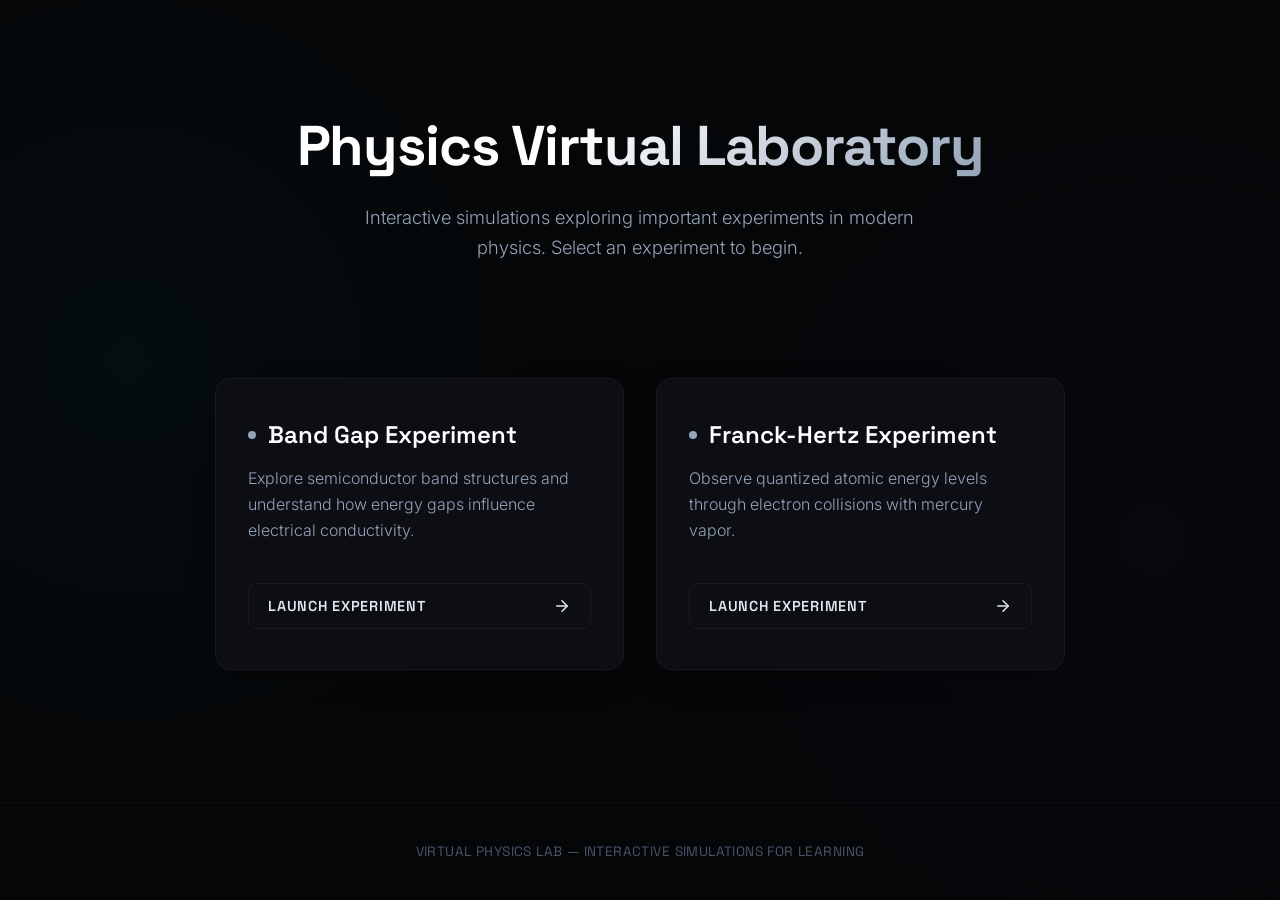
<file: index.html>
<!DOCTYPE html>
<html lang="en">

<head>
    <meta charset="UTF-8">
    <meta name="viewport" content="width=device-width, initial-scale=1.0">
    <title>Physics Virtual Laboratory</title>
    <!-- Use Inter for reading text and Space Grotesk for headings -->
    <link
        href="https://fonts.googleapis.com/css2?family=Inter:wght@300;400;500;600&family=Space+Grotesk:wght@400;600;700&display=swap"
        rel="stylesheet">
    <style>
        :root {
            /* Deep dark tones and sci-fi/academic accents */
            --bg-color: #050608;
            --card-bg: #0c0e14;
            --border-color: rgba(255, 255, 255, 0.05);
            --text-primary: #e2e8f0;
            --text-secondary: #94a3b8;
            --accent-primary: #00e5ff;
            --accent-secondary: #8e2de2;
            --accent-glow: rgba(0, 229, 255, 0.15);
            --transition-speed: 0.35s;
        }

        * {
            margin: 0;
            padding: 0;
            box-sizing: border-box;
        }

        body {
            background-color: var(--bg-color);
            color: var(--text-primary);
            font-family: 'Inter', sans-serif;
            min-height: 100vh;
            display: flex;
            flex-direction: column;
            overflow-x: hidden;
            /* Subtle background gradients for some depth */
            background-image:
                radial-gradient(circle at 10% 40%, rgba(0, 229, 255, 0.03), transparent 35%),
                radial-gradient(circle at 90% 60%, rgba(142, 45, 226, 0.03), transparent 35%);
        }

        /* Header / Hero Section */
        header {
            text-align: center;
            padding: 7rem 2rem 4rem;
            max-width: 900px;
            margin: 0 auto;
        }

        h1 {
            font-family: 'Space Grotesk', sans-serif;
            font-size: 3.5rem;
            font-weight: 700;
            letter-spacing: -0.02em;
            margin-bottom: 1.5rem;
            /* Subtle text gradient to make title pop slightly */
            background: linear-gradient(135deg, #ffffff 40%, #94a3b8 100%);
            -webkit-background-clip: text;
            -webkit-text-fill-color: transparent;
            text-shadow: 0 0 40px rgba(255, 255, 255, 0.03);
            line-height: 1.2;
        }

        p.subtitle {
            font-size: 1.15rem;
            color: var(--text-secondary);
            line-height: 1.6;
            font-weight: 300;
            max-width: 600px;
            margin: 0 auto;
        }

        /* Main Content - Grid */
        main {
            flex: 1;
            padding: 0 2rem 5rem;
            display: flex;
            justify-content: center;
            align-items: center;
        }

        .experiments-grid {
            display: grid;
            grid-template-columns: repeat(auto-fit, minmax(320px, 1fr));
            gap: 2rem;
            width: 100%;
            max-width: 850px;
        }

        /* Card Design */
        .card {
            background-color: var(--card-bg);
            border-radius: 16px;
            padding: 2.5rem 2rem;
            border: 1px solid var(--border-color);
            transition: all var(--transition-speed) ease;
            display: flex;
            flex-direction: column;
            position: relative;
            overflow: hidden;
            text-decoration: none;
            z-index: 1;
            box-shadow: 0 10px 30px -10px rgba(0, 0, 0, 0.5);
        }

        /* Hover Overlay Background */
        .card::before {
            content: '';
            position: absolute;
            top: 0;
            left: 0;
            width: 100%;
            height: 100%;
            background: linear-gradient(135deg, rgba(0, 229, 255, 0.04), rgba(142, 45, 226, 0.02));
            opacity: 0;
            transition: opacity var(--transition-speed) ease;
            z-index: -1;
        }

        .card:hover {
            transform: translateY(-6px);
            border-color: rgba(0, 229, 255, 0.25);
            box-shadow: 0 20px 40px -10px rgba(0, 0, 0, 0.6),
                0 0 20px var(--accent-glow);
        }

        .card:hover::before {
            opacity: 1;
        }

        .card h2 {
            font-family: 'Space Grotesk', sans-serif;
            font-size: 1.5rem;
            font-weight: 600;
            color: #ffffff;
            margin-bottom: 1rem;
            display: flex;
            align-items: center;
            gap: 0.75rem;
            transition: color var(--transition-speed) ease;
        }

        /* Small indicator dot acting as educational/data node */
        .card h2::before {
            content: '';
            display: block;
            width: 8px;
            height: 8px;
            border-radius: 50%;
            background-color: var(--text-secondary);
            transition: all var(--transition-speed) ease;
        }

        .card:hover h2::before {
            background-color: var(--accent-primary);
            box-shadow: 0 0 12px var(--accent-primary);
        }

        .card p {
            color: var(--text-secondary);
            font-size: 1rem;
            line-height: 1.6;
            font-weight: 300;
            margin-bottom: 2.5rem;
            flex-grow: 1;
            transition: color var(--transition-speed) ease;
        }

        .card:hover p {
            color: #cbd5e1;
        }

        /* Launch Button Styling (appears purely styled since card itself is the link) */
        .launch-btn {
            display: inline-flex;
            align-items: center;
            justify-content: space-between;
            padding: 0.8rem 1.2rem;
            background-color: transparent;
            color: var(--text-primary);
            font-family: 'Space Grotesk', sans-serif;
            font-weight: 600;
            font-size: 0.9rem;
            border: 1px solid var(--border-color);
            border-radius: 8px;
            transition: all var(--transition-speed) ease;
            text-transform: uppercase;
            letter-spacing: 0.05em;
        }

        .card:hover .launch-btn {
            color: var(--accent-primary);
            background-color: rgba(0, 229, 255, 0.05);
            border-color: rgba(0, 229, 255, 0.3);
            box-shadow: 0 0 15px rgba(0, 229, 255, 0.1);
        }

        .launch-btn svg {
            width: 18px;
            height: 18px;
            fill: none;
            stroke: currentColor;
            stroke-width: 2;
            stroke-linecap: round;
            stroke-linejoin: round;
            transition: transform var(--transition-speed) ease;
            margin-left: 0.75rem;
        }

        .card:hover .launch-btn svg {
            transform: translateX(4px);
        }

        /* Footer */
        footer {
            text-align: center;
            padding: 2.5rem;
            border-top: 1px solid rgba(255, 255, 255, 0.03);
            margin-top: auto;
        }

        footer p {
            font-size: 0.85rem;
            color: #475569;
            font-family: 'Space Grotesk', sans-serif;
            font-weight: 400;
            letter-spacing: 0.03em;
            text-transform: uppercase;
        }

        /* Responsive Design */
        @media (max-width: 768px) {
            h1 {
                font-size: 2.5rem;
            }

            header {
                padding: 5rem 1.5rem 3rem;
            }

            .card {
                padding: 2rem 1.5rem;
            }

            .experiments-grid {
                gap: 1.5rem;
            }
        }
    </style>
</head>

<body>

    <header>
        <h1>Physics Virtual Laboratory</h1>
        <p class="subtitle">Interactive simulations exploring important experiments in modern physics. Select an
            experiment to begin.</p>
    </header>

    <main>
        <div class="experiments-grid">

            <!-- Experiment Card 1 -->
            <a href="band gap/index.html" class="card">
                <h2>Band Gap Experiment</h2>
                <p>Explore semiconductor band structures and understand how energy gaps influence electrical
                    conductivity.</p>
                <div class="launch-btn">
                    <span>Launch Experiment</span>
                    <svg viewBox="0 0 24 24">
                        <line x1="5" y1="12" x2="19" y2="12"></line>
                        <polyline points="12 5 19 12 12 19"></polyline>
                    </svg>
                </div>
            </a>

            <!-- Experiment Card 2 -->
            <a href="frank-hertz/index.html" class="card">
                <h2>Franck-Hertz Experiment</h2>
                <p>Observe quantized atomic energy levels through electron collisions with mercury vapor.</p>
                <div class="launch-btn">
                    <span>Launch Experiment</span>
                    <svg viewBox="0 0 24 24">
                        <line x1="5" y1="12" x2="19" y2="12"></line>
                        <polyline points="12 5 19 12 12 19"></polyline>
                    </svg>
                </div>
            </a>

        </div>
    </main>

    <footer>
        <p>Virtual Physics Lab — Interactive Simulations for Learning</p>
    </footer>

</body>

</html>
</file>
